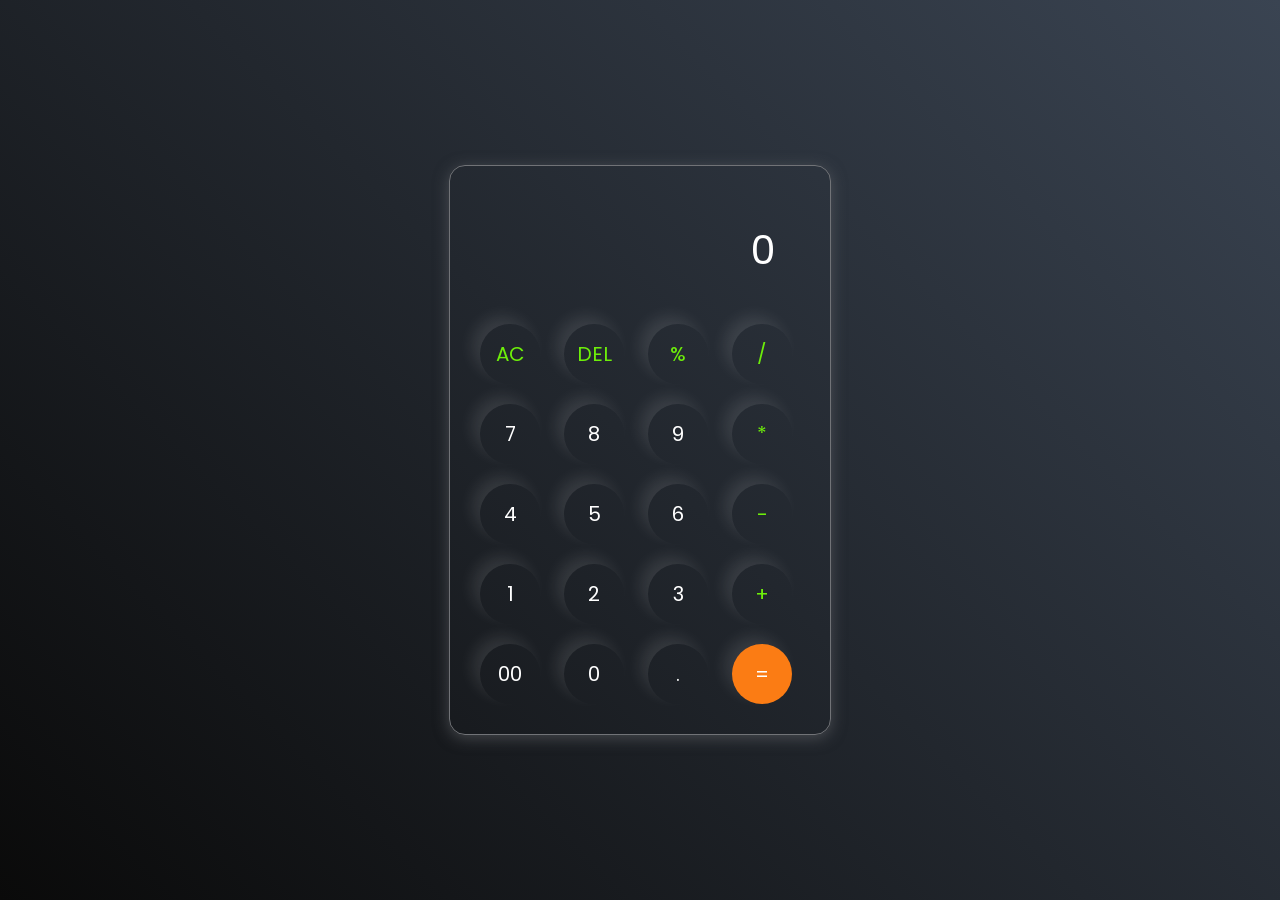
<file: CodeAlpha_Calculator/index.html>
<!DOCTYPE html>
<html lang="en">
<head>
    <meta charset="UTF-8">
    <meta name="viewport" content="width=device-width, initial-scale=1.0">
    <link rel="stylesheet" href="https://cdnjs.cloudflare.com/ajax/libs/font-awesome/6.7.2/css/all.min.css" integrity="sha512-        Evv84Mr4kqVGRNSgIGL/F/aIDqQb7xQ2vcrdIwxfjThSH8CSR7PBEakCr51Ck+w+/U6swU2Im1vVX0SVk9ABhg==" crossorigin="anonymous" referrerpolicy="no-referrer" />
    <link rel="stylesheet" href="style.css">
    <title>Page Title</title>
</head>
<body>
<div class="calculator">
<input type="text" placeholder="0" id="inputBox">
<div>
<button class="operator">AC</button>
<button class="operator">DEL</button>
<button class="operator">%</button>
<button class="operator">/</button>
</div>
<div>
<button>7</button>
<button>8</button>
<button>9</button>
<button class="operator">*</button>
</div>
<div>
<button>4</button>
<button>5</button>
<button>6</button>
<button class="operator">-</button>
</div>
<div>
<button>1</button>
<button>2</button>
<button>3</button>
<button class="operator">+</button>
</div>
<div>
<button>00</button>
<button>0</button>
<button>.</button>
<button class="equalBtn">=</button>
</div>
<script src="script.js"></script>
</body>
</html>
</file>
<file: CodeAlpha_Calculator/style.css>
@import url('https://fonts.googleapis.com/css2?family=Poppins:wght@100;300;400;500;600&display=swap');
*{
margin: 0;
padding: 0;
box-sizing: border-box;
font-family:"Poppins",sans-serif;
}
body{
width: 100%;
height: 100vh;
display: flex;
justify-content: center;
align-items: center;
background: linear-gradient(45deg, #0a0a0a, #3a4452);
}
.calculator{
border: 1px solid #717377;
padding: 20px;
border-radius: 16px;
background: transparent;
box-shadow: 0px 3px 15px rgba(113, 115, 119, 0.5);
}
input{ 
width: 320px;
border: none;
padding: 24px;
margin: 10px;
background: transparent;
box-shadow: 0px 3px 15px rgbs(84, 84, 84, 0.1);
font-size: 40px;
text-align: right;
cursor: pointer;
color: #ffffff;
}
input::placeholder{
color: #ffffff;
}
button{
border: none;
width: 60px;
height: 60px;
margin: 10px;
border-radius: 50%;
background: transparent;
color: #ffffff;
font-size: 20px;
box-shadow: -8px -8px 15px rgba(255, 255, 255, 0.1);
cursor: pointer;
}
.equalBtn{
background-color: #fb7c14;
}
.operator{
color: #6dee0a;
}
</file>
